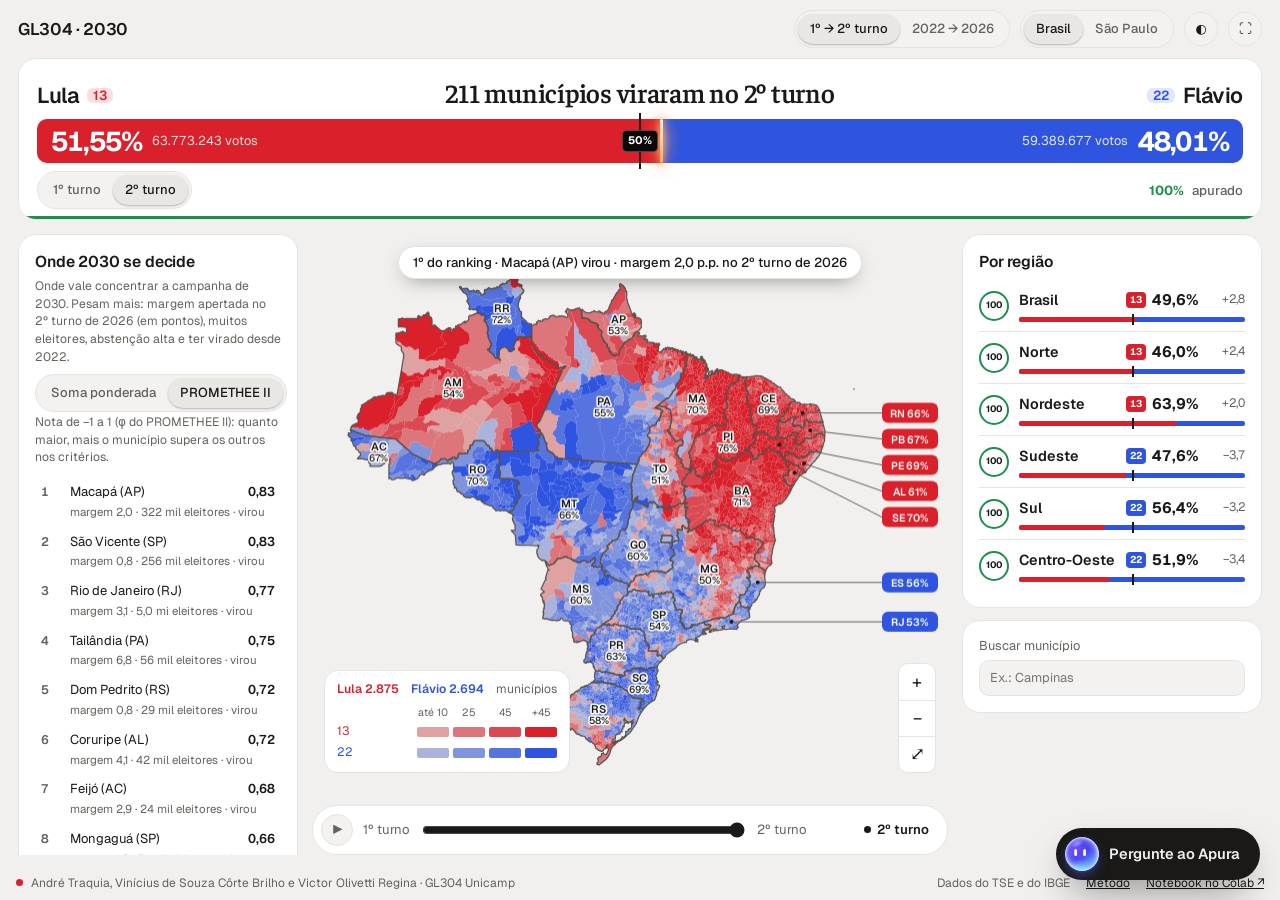
<file: vp1/site/index.html>
<!doctype html>
<html lang="pt-BR">
<head>
<meta charset="utf-8">
<meta name="viewport" content="width=device-width, initial-scale=1, viewport-fit=cover">
<title>Onde 2030 se decide</title>
<meta name="description" content="Municípios que viraram do 1º para o 2º turno presidencial de 2026 (ou desde 2022), e onde a eleição de 2030 tende a ser decidida.">
<link rel="preconnect" href="https://fonts.googleapis.com">
<link rel="preconnect" href="https://fonts.gstatic.com" crossorigin>
<link rel="stylesheet" href="https://fonts.googleapis.com/css2?family=Faustina:wght@500;600;700&family=Geist:wght@400;500;600&display=swap">
<link rel="stylesheet" href="app.css?v=6">
<link rel="stylesheet" href="hud.css?v=6">
<link rel="stylesheet" href="apura.css?v=6">
<script>try { var t = localStorage.getItem('tema'); if (t) document.documentElement.dataset.theme = t; } catch (e) {}</script>
</head>
<body data-aba="mapa">
<header class="nav">
  <span class="logo">GL304 · 2030</span>
  <div class="tabs cmp" role="group" aria-label="Comparação">
    <button type="button" data-cmp="turnos" aria-pressed="true">1º → 2º turno</button>
    <button type="button" data-cmp="anos" aria-pressed="false">2022 → 2026</button>
  </div>
  <div class="tabs" role="group" aria-label="Escopo">
    <button type="button" data-esc="br" aria-pressed="true">Brasil</button>
    <button type="button" data-esc="sp" aria-pressed="false">São Paulo</button>
  </div>
  <button type="button" class="icone" id="tema" aria-label="Alternar tema claro ou escuro">◐</button>
  <button type="button" class="icone" id="cheia" aria-label="Tela cheia">⛶</button>
</header>

<section class="placar" aria-label="Placar">
  <div class="cab">
    <div class="lado l13"><span class="nm" id="nm13">Lula</span> <span class="num">13</span></div>
    <p class="frase" id="frase"></p>
    <div class="lado l22"><span class="num">22</span> <span class="nm" id="nm22">Flávio</span></div>
  </div>
  <div class="barra" aria-hidden="true">
    <i id="b13"><strong id="v13"></strong><small id="vv13"></small></i><i id="b22"><small id="vv22"></small><strong id="v22"></strong></i>
    <span class="brasa" id="brasa" aria-hidden="true"><i></i><i></i><i></i><i></i></span>
    <span class="meio">50%</span>
  </div>
  <div class="sub">
    <div class="anos" role="group" aria-label="Ano">
      <button type="button" data-ano="0" aria-pressed="false">1º turno</button>
      <button type="button" data-ano="1" aria-pressed="true">2º turno</button>
    </div>
    <p class="outros" id="outros" aria-live="polite"></p>
    <p class="apurado"><b>100%</b> apurado</p>
  </div>
</section>

<main class="grade">
  <aside class="col esq" aria-label="Ranking e mudanças">
    <section class="painel">
      <h2>Onde 2030 se decide</h2>
      <p class="nota">Onde vale concentrar a campanha de 2030. Pesam mais: margem apertada no 2º turno de 2026 (em pontos), muitos eleitores, abstenção alta e ter virado desde 2022.</p>
      <div class="seg" role="group" aria-label="Metodologia">
        <button type="button" data-met="soma" aria-pressed="false">Soma ponderada</button>
        <button type="button" data-met="phi" aria-pressed="true">PROMETHEE II</button>
      </div>
      <p class="nota" id="rank-explica"></p>
      <ol class="rank" id="rank"></ol>
      <p class="nota" id="rank-nota"></p>
    </section>
    <section class="painel">
      <h2 id="h-mudou">O que mudou</h2>
      <p class="nota" id="mudou-nota"></p>
      <ul class="regioes" id="regioes"></ul>
      <ol class="ufbars" id="ufbars"></ol>
    </section>
  </aside>

  <section class="col centro" aria-label="Mapa">
    <div class="mapa-wrap" id="mapa-wrap">
      <canvas id="mapa" tabindex="0" role="img" aria-label="Mapa por município. Setas movem, + e − aproximam, 0 volta ao início. Para escolher um município pelo teclado, use a busca ou o ranking."></canvas>
      <button type="button" class="pilula" id="pilula" aria-live="polite"></button>
      <div class="zoom" role="group" aria-label="Zoom">
        <button type="button" id="zmais" aria-label="Aproximar">+</button>
        <button type="button" id="zmenos" aria-label="Afastar">−</button>
        <button type="button" id="zreset" aria-label="Voltar ao mapa inteiro">⤢</button>
      </div>
      <div class="legenda" id="legenda"></div>
    </div>
    <div class="tempo">
      <button type="button" id="play" aria-label="Animar a transição">▶</button>
      <span>1º turno</span>
      <input type="range" id="t" min="0" max="1000" value="1000" aria-label="Linha do tempo da comparação">
      <span>2º turno</span>
      <output id="t-rot" for="t">2026</output>
    </div>
  </section>

  <aside class="col dir" aria-label="Regiões, perguntas e município">
    <section class="painel">
      <h2>Por região</h2>
      <ol class="porreg" id="porreg"></ol>
    </section>
    <section class="painel">
      <label class="busca">Buscar município <input list="municipios" id="busca" autocomplete="off" placeholder="Ex.: Campinas"></label>
      <datalist id="municipios"></datalist>
    </section>
    <section class="painel card" id="card" aria-live="polite" hidden></section>
  </aside>
</main>

<footer class="rodape">
  <span><i class="ponto"></i>André Traquia, Vinícius de Souza Côrte Brilho e Victor Olivetti Regina · GL304 Unicamp</span>
  <span>Dados do TSE e do IBGE</span>
  <button type="button" class="link" id="abre-metodo">Método</button>
  <a class="link" href="https://colab.research.google.com/github/atraquia-beep/gl304-ranking-isdel/blob/main/vp1/notebook/GL304_VP1.ipynb" target="_blank" rel="noopener">Notebook no Colab ↗</a>
</footer>

<nav class="abas" aria-label="Seções">
  <button type="button" data-aba="mapa" aria-pressed="true">Mapa</button>
  <button type="button" data-aba="ranking" aria-pressed="false">Ranking</button>
  <button type="button" data-aba="perguntar" aria-pressed="false">Apura</button>
  <button type="button" data-aba="metodo" aria-pressed="false">Método</button>
</nav>

<dialog id="metodo" aria-labelledby="h-met">
  <h2 id="h-met">Fontes e método</h2>
  <ul>
    <li><strong>Votos:</strong> TSE, dados abertos da eleição presidencial por município (sem exterior): 1º e 2º turno de 2026 e 2º turno de 2022. Empate conta como sem vencedor e não como virada.</li>
    <li><strong>Malha:</strong> IBGE, malha municipal 2022; contornos estaduais pela união dos municípios.</li>
    <li><strong>Margem</strong> = (votos 13 − votos 22) ÷ votos válidos. No 1º turno a conta é só entre 13 e 22: os outros candidatos ficam de fora (nenhum deles liderou em município algum).</li>
    <li><strong>Virou</strong> = o líder entre 13 e 22 no 1º turno não venceu o 2º turno (comparação padrão) ou o vencedor do 2º turno mudou de 2022 para 2026 (comparação "2022 → 2026").</li>
    <li><strong>Faixas do mapa:</strong> margem até 10, 25, 45 e acima de 45 pontos.</li>
    <li><strong>Linha do tempo:</strong> entre os dois momentos o mapa interpola a margem de cada município; os pontos intermediários são transição visual, não resultado de eleição.</li>
    <li><strong>Ranking:</strong> soma ponderada e PROMETHEE II, calculados no notebook do projeto. Não muda com a comparação escolhida: o critério "virou" do ranking é de 2022 para 2026. Critérios e pesos:</li>
  </ul>
  <div id="criterios"></div>
  <p class="nota">ISDEL: índice da Atividade 3 (Educação, Densidade Empresarial, Tecido Empresarial e Gestão Pública), só para SP.</p>
  <p class="nota">André Traquia, Vinícius de Souza Côrte Brilho e Victor Olivetti Regina · GL304 Métodos Quantitativos Aplicados · Unicamp. <a href="https://colab.research.google.com/github/atraquia-beep/gl304-ranking-isdel/blob/main/vp1/notebook/GL304_VP1.ipynb" target="_blank" rel="noopener">Notebook no Colab ↗</a></p>
  <form method="dialog"><button type="submit">Fechar</button></form>
</dialog>

<script type="module" src="app.js?v=6"></script>
</body>
</html>
</file>
<file: vp1/site/app.css>
:root {
  --bg: #F1F0EE; --painel: #FFFFFF; --borda: rgba(20,18,16,.10); --fg: #1A1918; --mut: #66615B;
  --c13: #C9303A; --c22: #3655DD; --neutro: #E2DFDA; --apurado: #1E8E4E; --foco: #B5590E; --contorno: #57524C;
  --serif: 'Faustina', Georgia, serif; --sans: 'Geist', system-ui, sans-serif;
  color-scheme: light;
}
@media (prefers-color-scheme: dark) {
  :root:not([data-theme="light"]) {
    --bg: #0F0E0D; --painel: #151412; --borda: rgba(255,255,255,.08); --fg: #EDEBE8; --mut: #9A948C;
    --c13: #E5484D; --c22: #5B7BFF; --neutro: #26241F; --apurado: #3DD68C; --foco: #F2A35E; --contorno: #0F0E0D;
    color-scheme: dark;
  }
}
:root[data-theme="dark"] {
  --bg: #0F0E0D; --painel: #151412; --borda: rgba(255,255,255,.08); --fg: #EDEBE8; --mut: #9A948C;
  --c13: #E5484D; --c22: #5B7BFF; --neutro: #26241F; --apurado: #3DD68C; --foco: #F2A35E; --contorno: #0F0E0D;
  color-scheme: dark;
}

* { box-sizing: border-box; }
html, body { height: 100%; }
body {
  margin: 0; background: var(--bg); color: var(--fg); font: 14px/1.45 var(--sans);
  display: grid; grid-template-rows: auto auto minmax(0, 1fr) auto; height: 100dvh; overflow: hidden;
}
button, input { font: inherit; color: inherit; }
button { cursor: pointer; }
:focus-visible { outline: 2px solid var(--foco); outline-offset: 2px; }
h2 { font-family: var(--serif); font-weight: 600; font-size: 1.15rem; margin: 0 0 8px; }
.nota { color: var(--mut); font-size: .8rem; margin: 6px 0 0; }
.t13 { color: var(--c13); } .t22 { color: var(--c22); }

/* Barra de navegação */
.nav { display: flex; align-items: center; gap: 10px; padding: 8px 16px; border-bottom: 1px solid var(--borda); }
.logo { font-family: var(--serif); font-weight: 700; font-size: 1.05rem; margin-right: auto; white-space: nowrap; }
.tabs, .seg, .anos { display: inline-flex; background: var(--neutro); border-radius: 999px; padding: 3px; }
.tabs button, .seg button, .anos button { border: 0; background: none; border-radius: 999px; padding: 4px 12px; min-height: 30px; color: var(--mut); white-space: nowrap; }
.tabs button[aria-pressed="true"], .seg button[aria-pressed="true"], .anos button[aria-pressed="true"] { background: var(--painel); color: var(--fg); box-shadow: 0 1px 3px rgba(0,0,0,.15); }
.icone { width: 34px; height: 34px; border-radius: 999px; border: 1px solid var(--borda); background: var(--painel); }

/* Placar */
.placar { display: grid; grid-template-columns: 1fr auto 1fr; align-items: center; gap: 4px 16px; padding: 10px 16px 0; }
.lado { display: flex; align-items: baseline; gap: 8px; font-weight: 600; }
.lado .nm { font-size: 1.05rem; }
.lado .num { font-family: var(--serif); font-size: 1.6rem; line-height: 1; }
.l13 { color: var(--c13); } .l22 { color: var(--c22); justify-content: flex-end; }
.frase { margin: 0; font-family: var(--serif); font-weight: 600; font-size: clamp(1.15rem, 2.4vw, 1.7rem); text-align: center; }
.barra { grid-column: 1 / -1; position: relative; display: flex; height: 14px; border-radius: 7px; overflow: hidden; background: var(--neutro); }
.barra > i { display: block; height: 100%; transition: width .5s ease; }
#b13 { background: var(--c13); } #b22 { background: var(--c22); margin-left: auto; }
.barra .meio { position: absolute; left: 50%; top: -2px; bottom: -2px; width: 2px; background: var(--fg); transform: translateX(-1px); }
.anos { justify-self: center; }
.val { margin: 0; color: var(--mut); font-variant-numeric: tabular-nums; font-size: .85rem; }
.v22 { text-align: right; }
.apurado { grid-column: 1 / -1; margin: 6px 0 0; display: flex; align-items: center; gap: 8px; color: var(--apurado); font-size: .72rem; font-weight: 500; letter-spacing: .04em; text-transform: uppercase; }
.apurado span { flex: 1; height: 2px; background: var(--apurado); border-radius: 1px; order: 2; }

/* Grade de 3 colunas */
.grade { display: grid; grid-template-columns: 270px minmax(0, 1fr) 340px; gap: 12px; padding: 12px 16px; min-height: 0; }
.col { min-height: 0; overflow: auto; display: flex; flex-direction: column; gap: 12px; }
.col.centro { overflow: hidden; }
.painel { background: var(--painel); border: 1px solid var(--borda); border-radius: 14px; padding: 14px; }

/* Ranking */
.rank { list-style: none; margin: 10px 0 0; padding: 0; }
.rank button { width: 100%; display: grid; grid-template-columns: 1.6em 1fr auto; gap: 2px 6px; align-items: baseline; text-align: left; background: none; border: 0; border-radius: 8px; padding: 6px 4px; }
.rank button:hover, .rank button[aria-current="true"] { background: var(--neutro); }
.rank .p { color: var(--mut); font-variant-numeric: tabular-nums; }
.rank .v { color: var(--mut); font-size: .78rem; font-variant-numeric: tabular-nums; }
.rank .pq { grid-column: 2 / -1; color: var(--mut); font-size: .72rem; }
.outros { margin: 0; color: var(--mut); font-size: .76rem; flex: 1; text-align: center; }

/* O que mudou */
.regioes { list-style: none; display: grid; grid-template-columns: repeat(3, 1fr); gap: 6px; margin: 10px 0; padding: 0; }
.regioes li { background: var(--neutro); border-radius: 8px; padding: 6px 8px; }
.regioes b { display: block; font-size: .72rem; color: var(--mut); font-weight: 500; }
.regioes span { font-family: var(--serif); font-weight: 600; font-size: 1.05rem; font-variant-numeric: tabular-nums; }
.ufbars { list-style: none; margin: 0; padding: 0; display: grid; gap: 3px; }
.ufbars li { display: grid; grid-template-columns: 2.4em 1fr 3.6em; align-items: center; gap: 6px; font-size: .78rem; }
.ufbars .trilho { position: relative; height: 10px; }
.ufbars .trilho::before { content: ""; position: absolute; left: 50%; top: -2px; bottom: -2px; width: 1px; background: var(--borda); }
.ufbars .trilho i { position: absolute; top: 0; height: 100%; border-radius: 2px; }
.ufbars .n { text-align: right; color: var(--mut); font-variant-numeric: tabular-nums; }

/* Mapa */
.mapa-wrap { position: relative; flex: 1; min-height: 0; background: var(--painel); border: 1px solid var(--borda); border-radius: 14px; overflow: hidden; }
#mapa { position: absolute; inset: 0; width: 100%; height: 100%; touch-action: none; cursor: grab; }
#mapa:active { cursor: grabbing; }
.pilula { position: absolute; top: 12px; left: 50%; transform: translateX(-50%); max-width: calc(100% - 24px); background: var(--bg); border: 1px solid var(--borda); border-radius: 999px; padding: 6px 14px; font-size: .82rem; white-space: nowrap; overflow: hidden; text-overflow: ellipsis; box-shadow: 0 4px 14px rgba(0,0,0,.18); }
.pilula:empty { display: none; }
.zoom { position: absolute; right: 12px; bottom: 12px; display: flex; flex-direction: column; gap: 4px; }
.zoom button { width: 34px; height: 34px; border-radius: 10px; border: 1px solid var(--borda); background: var(--bg); font-size: 1.1rem; }
.legenda { position: absolute; left: 12px; bottom: 12px; background: var(--bg); border: 1px solid var(--borda); border-radius: 12px; padding: 10px 12px; font-size: .76rem; max-width: calc(100% - 80px); }
.legenda .cont { display: flex; gap: 12px; font-weight: 600; margin-bottom: 6px; }
.legenda .faixas { display: grid; grid-template-columns: auto repeat(4, 32px); gap: 3px 4px; align-items: center; }
.legenda .faixas i { display: block; height: 10px; border-radius: 2px; }
.legenda .faixas small { color: var(--mut); text-align: center; font-size: .66rem; }
.tempo { display: flex; align-items: center; gap: 10px; padding: 8px 4px 0; color: var(--mut); font-size: .82rem; }
.tempo input { flex: 1; accent-color: var(--fg); }
.tempo output { min-width: 8.5em; text-align: right; color: var(--fg); font-variant-numeric: tabular-nums; }
#play { width: 32px; height: 32px; border-radius: 999px; border: 1px solid var(--borda); background: var(--painel); }

/* Perguntas e card */
.linha { display: flex; gap: 6px; }
.linha input, .busca input { flex: 1; min-width: 0; background: var(--bg); border: 1px solid var(--borda); border-radius: 10px; padding: 8px 10px; }
.linha button { border: 0; border-radius: 10px; padding: 8px 12px; background: var(--fg); color: var(--bg); font-weight: 500; }
.sugestoes { display: flex; flex-wrap: wrap; gap: 5px; margin-top: 8px; }
.sugestoes button { border: 1px solid var(--borda); background: none; border-radius: 999px; padding: 4px 10px; font-size: .78rem; color: var(--mut); min-height: 30px; }
.sugestoes button:hover { color: var(--fg); }
.resposta { margin-top: 10px; border-top: 1px solid var(--borda); padding-top: 10px; }
.resposta .tit { margin: 0; color: var(--mut); font-size: .8rem; }
.resposta .num { margin: 2px 0 6px; font-family: var(--serif); font-size: 1.8rem; font-weight: 600; line-height: 1; }
.resposta .num small { font-family: var(--sans); font-size: .8rem; color: var(--mut); font-weight: 400; }
.resposta ol { margin: 0; padding: 0; list-style: none; }
.resposta li button { width: 100%; text-align: left; background: none; border: 0; border-bottom: 1px solid var(--borda); padding: 6px 2px; display: flex; justify-content: space-between; gap: 8px; }
.resposta li small { color: var(--mut); white-space: nowrap; }
.resposta .limpar { margin-top: 6px; background: none; border: 0; text-decoration: underline; color: var(--mut); padding: 4px 0; }
.busca { display: flex; flex-direction: column; gap: 4px; margin-top: 12px; color: var(--mut); font-size: .8rem; }
.card h3 { font-family: var(--serif); font-size: 1.25rem; margin: 0 0 8px; }
.card table { width: 100%; border-collapse: collapse; font-variant-numeric: tabular-nums; font-size: .85rem; }
.card th, .card td { text-align: right; padding: 4px; border-bottom: 1px solid var(--borda); }
.card th:first-child, .card td:first-child { text-align: left; }
.card .selo { display: inline-block; margin-top: 8px; font-size: .75rem; font-weight: 600; padding: 2px 10px; border-radius: 999px; background: var(--neutro); }
.card .selo.sim { background: var(--fg); color: var(--bg); }
.card .fechar { float: right; background: none; border: 0; font-size: 1.1rem; color: var(--mut); }

/* Rodapé, abas, diálogo */
.rodape { display: flex; flex-wrap: wrap; gap: 4px 16px; align-items: center; padding: 6px 16px 8px; color: var(--mut); font-size: .75rem; border-top: 1px solid var(--borda); }
.rodape span:first-child { margin-right: auto; }
.link { background: none; border: 0; padding: 0; color: var(--fg); text-decoration: underline; font-size: inherit; }
.abas { display: none; }
dialog { max-width: 620px; width: calc(100% - 32px); background: var(--painel); color: var(--fg); border: 1px solid var(--borda); border-radius: 14px; padding: 20px; }
dialog::backdrop { background: rgba(0,0,0,.55); }
dialog ul { padding-left: 1.2em; } dialog li { margin-bottom: 6px; }
dialog h3 { font-family: var(--serif); margin: 12px 0 4px; font-size: 1rem; }
dialog form button { margin-top: 12px; border: 0; border-radius: 10px; padding: 8px 16px; background: var(--fg); color: var(--bg); }

/* Celular e tablet: uma coluna por aba, barra de abas fixa embaixo */
@media (max-width: 1023px) {
  body { grid-template-rows: auto auto minmax(0, 1fr) auto; }
  .nav { padding: 6px 12px; flex-wrap: wrap; row-gap: 6px; }
  .nav .cmp { order: 5; width: 100%; } .nav .cmp button { flex: 1; }
  .tempo > span { display: none; } .tempo output { white-space: nowrap; font-size: .78rem; }
  .placar { padding: 8px 12px 0; gap: 2px 8px; }
  .lado .nm { font-size: .9rem; } .lado .num { font-size: 1.2rem; }
  .placar { grid-template-columns: 1fr auto 1fr; }
  .frase { font-size: 1.05rem; grid-column: 1 / -1; order: -1; }
  .l13 { order: 1; } .anos { order: 2; } .l22 { order: 3; } .barra { order: 4; } .v13 { order: 5; } .v22 { order: 6; grid-column: 3; } .apurado { order: 7; }
  .legenda { font-size: .68rem; } .legenda .faixas { grid-template-columns: auto repeat(4, 22px); } .legenda .faixas small { font-size: .6rem; }
  .barra { height: 10px; }
  .val { font-size: .74rem; }
  .anos button { padding: 2px 10px; min-height: 28px; font-size: .8rem; }
  .grade { grid-template-columns: minmax(0, 1fr); padding: 8px 12px; }
  .col { display: none; }
  body[data-aba="mapa"] .centro, body[data-aba="ranking"] .esq, body[data-aba="perguntar"] .dir, body[data-aba="metodo"] .centro { display: flex; }
  .rodape { display: none; }
  .abas { display: grid; grid-template-columns: repeat(4, 1fr); border-top: 1px solid var(--borda); background: var(--painel); padding-bottom: env(safe-area-inset-bottom); }
  .abas button { border: 0; background: none; padding: 12px 4px; color: var(--mut); font-weight: 500; min-height: 48px; }
  .abas button[aria-pressed="true"] { color: var(--fg); box-shadow: inset 0 2px 0 var(--fg); }
  .mapa-wrap .card { position: absolute; left: 8px; right: 8px; bottom: 8px; max-height: 60%; overflow: auto; box-shadow: 0 8px 24px rgba(0,0,0,.3); z-index: 2; }
  .legenda { padding: 6px 8px; }
  .tempo output { min-width: 0; }
}
@media (max-width: 420px) {
  .logo { font-size: .95rem; }
  .tabs button { padding: 4px 9px; }
}
@media (prefers-reduced-motion: reduce) { .barra > i { transition: none; } }
</file>
<file: vp1/site/hud.css>
/* HUD no padrão de painel de apuração (componentes no estilo do Dashboard v14 do André).
   Sobrepõe o app.css: superfícies, placar, painéis laterais, mapa solto e linha do tempo. */
:root {
  --ease: cubic-bezier(.22, 1, .36, 1); --spring: cubic-bezier(.34, 1.56, .64, 1);
  --card: #FFFFFF; --soft: #F3F2F0; --soft-2: #E9E7E4; --linha: #E6E4E0;
  --r-lg: 18px; --r-md: 14px; --r-sm: 10px;
}
@media (prefers-color-scheme: dark) {
  :root:not([data-theme="light"]) { --card: #141312; --soft: #1C1B19; --soft-2: #252421; --linha: #24221F; }
}
:root[data-theme="dark"] { --card: #141312; --soft: #1C1B19; --soft-2: #252421; --linha: #24221F; }

body { font-size: 13px; grid-template-columns: minmax(0, 1fr); }
.placar, .cab > *, .nav { min-width: 0; }
.barra strong, .barra small { font-style: normal; }
h2 { font-family: var(--sans); font-weight: 600; font-size: .98rem; letter-spacing: -.01em; margin: 0 0 4px; }
.nota { font-size: .76rem; }
.col { scrollbar-width: none; } .col::-webkit-scrollbar { display: none; }
.nav { border-bottom: 0; padding: 10px 18px; }
.logo { font-family: var(--sans); font-weight: 600; letter-spacing: -.02em; font-size: 1.05rem; }

/* Seletores: pílula sólida, polegar deslizante */
.tabs, .seg, .anos { position: relative; isolation: isolate; background: var(--soft); border: 1px solid var(--linha); }
.tabs button, .seg button, .anos button { position: relative; z-index: 1; font-weight: 500; transition: color .25s var(--ease); }
.tabs button[aria-pressed="true"], .seg button[aria-pressed="true"], .anos button[aria-pressed="true"] { background: none; box-shadow: none; color: var(--fg); }
.thumb { position: absolute; left: 0; top: 0; z-index: 0; border-radius: 999px; background: var(--soft-2); box-shadow: inset 0 1px 0 rgba(255,255,255,.06), 0 1px 2px rgba(0,0,0,.25); pointer-events: none; transition: transform .5s var(--spring), width .4s var(--spring), opacity .2s; }
.thumb.squish { animation: none; }
.icone { background: var(--soft); border: 1px solid var(--linha); }
button { transition: transform .2s var(--spring), background-color .2s, color .2s; }
button:active:not(:disabled) { transform: scale(.96); }

/* Placar: cartão com nomes, manchete e barra larga com os números dentro */
.placar { display: block; margin: 0 18px; padding: 14px 18px 0; background: var(--card); border: 1px solid var(--linha); border-radius: var(--r-lg); position: relative; overflow: hidden; }
.placar .cab { display: grid; grid-template-columns: 1fr auto 1fr; align-items: end; gap: 12px; margin-bottom: 8px; }
.lado { color: var(--fg); font-weight: 600; align-items: center; }
.lado .nm { font-size: 1.35rem; letter-spacing: -.02em; }
.lado .num { font-family: var(--sans); font-size: .82rem; font-weight: 600; padding: 1px 6px; border-radius: 6px; }
.l13 .num { color: var(--c13); background: color-mix(in srgb, var(--c13) 14%, transparent); }
.l22 .num { color: var(--c22); background: color-mix(in srgb, var(--c22) 14%, transparent); }
.frase { font-size: clamp(1.2rem, 2.1vw, 1.65rem); font-weight: 600; letter-spacing: -.01em; }
.barra { height: 44px; border-radius: 10px; overflow: visible; background: var(--soft); }
.barra > i { display: flex; align-items: center; gap: 10px; padding: 0 14px; color: #fff; overflow: hidden; white-space: nowrap; transition: width .9s var(--spring); }
#b13 { border-radius: 10px 0 0 10px; background: linear-gradient(90deg, var(--c13), color-mix(in srgb, var(--c13) 88%, #fff)); }
#b22 { border-radius: 0 10px 10px 0; justify-content: flex-end; background: linear-gradient(270deg, var(--c22), color-mix(in srgb, var(--c22) 88%, #fff)); }
.barra strong { font-size: 1.7rem; font-weight: 700; letter-spacing: -.03em; font-variant-numeric: tabular-nums; }
.barra small { font-size: .8rem; opacity: .85; font-variant-numeric: tabular-nums; }
.barra .meio { top: -6px; bottom: -6px; width: 2px; background: var(--fg); }
.barra .meio::after { content: "50%"; position: absolute; top: 50%; left: 50%; transform: translate(-50%, -50%); background: #0B0A09; color: #fff; font-size: .68rem; font-weight: 700; padding: 2px 5px; border-radius: 5px; border: 1px solid rgba(255,255,255,.25); }
.barra .meio { font-size: 0; }
.placar .sub { display: flex; align-items: center; justify-content: space-between; gap: 12px; padding: 8px 0 10px; }
.apurado { margin: 0; color: var(--mut); text-transform: none; letter-spacing: 0; font-size: .82rem; }
.apurado b { color: var(--apurado); font-weight: 700; }
.apurado span { display: none; }
.placar::after { content: ""; position: absolute; left: 0; right: 0; bottom: 0; height: 3px; background: var(--apurado); }
.val { display: none; }

/* Grade e cartões */
.grade { grid-template-columns: 300px minmax(0, 1fr) 360px; gap: 14px; padding: 14px 18px; }
.painel { background: var(--card); border: 1px solid var(--linha); border-radius: var(--r-lg); padding: 16px; box-shadow: none; }
.painel .nota { margin-top: 2px; }

/* Ranking */
.seg { margin-top: 8px; }
.rank button { grid-template-columns: 1.8em 1fr auto; padding: 6px 6px; border-radius: var(--r-sm); }
.rank .p { font-weight: 600; font-size: .78rem; }
.rank .v { font-weight: 600; color: var(--fg); font-size: .8rem; }
.rank button:hover, .rank button[aria-current="true"] { background: var(--soft); }

/* O que mudou: linha de números por região, depois barras por UF */
.regioes { display: flex; flex-wrap: wrap; gap: 4px 16px; margin: 10px 0 12px; }
.regioes li { background: none; padding: 0; border-radius: 0; }
.regioes b { font-size: .7rem; text-transform: uppercase; letter-spacing: .04em; }
.regioes span { font-family: var(--sans); font-weight: 600; font-size: .95rem; }
.ufbars { gap: 5px; }
.ufbars li { grid-template-columns: 2.6em 1fr 3.4em; }
.ufbars li > span:first-child { font-weight: 700; font-size: .7rem; text-align: center; background: var(--soft); border-radius: 5px; padding: 1px 0; }
.ufbars .trilho { height: 8px; }
.ufbars .trilho i { border-radius: 4px; }
.ufbars .n { font-weight: 600; color: var(--fg); }

/* Por região */
.porreg { list-style: none; margin: 6px 0 0; padding: 0; }
.porreg li { display: grid; grid-template-columns: 30px 1fr auto auto; grid-template-rows: auto 6px; column-gap: 10px; row-gap: 5px; align-items: center; padding: 9px 0; border-bottom: 1px solid var(--linha); }
.porreg li:last-child { border-bottom: 0; }
.anel { grid-row: 1 / 3; width: 30px; height: 30px; border-radius: 50%; border: 2.5px solid var(--apurado); display: grid; place-items: center; }
.anel i { font-style: normal; font-size: .58rem; font-weight: 700; }
.rn { font-weight: 600; font-size: .9rem; }
.rv { font-weight: 700; font-size: .95rem; font-variant-numeric: tabular-nums; display: flex; align-items: center; gap: 6px; color: var(--fg); }
.rv .tag { font-size: .62rem; color: #fff; padding: 1px 4px; border-radius: 4px; }
.rv.t13 .tag { background: var(--c13); } .rv.t22 .tag { background: var(--c22); }
.rd { color: var(--mut); font-size: .76rem; font-variant-numeric: tabular-nums; min-width: 3em; text-align: right; }
.rb { grid-column: 2 / -1; position: relative; height: 5px; border-radius: 3px; background: var(--c22); overflow: visible; }
.rb i { position: absolute; left: 0; top: 0; bottom: 0; background: var(--c13); border-radius: 3px 0 0 3px; animation: fillIn .9s var(--ease) both; }
.rb em { position: absolute; left: 50%; top: -3px; bottom: -3px; width: 2px; background: var(--fg); }

/* Mapa solto na página, controles discretos */
.mapa-wrap { background: none; border: 0; border-radius: 0; }
.pilula { background: var(--card); border: 1px solid var(--linha); box-shadow: 0 6px 20px -8px rgba(0,0,0,.5); font-weight: 500; }
.legenda { background: var(--card); border: 1px solid var(--linha); border-radius: var(--r-md); }
.zoom { gap: 0; background: var(--card); border: 1px solid var(--linha); border-radius: var(--r-sm); overflow: hidden; }
.zoom button { border: 0; border-radius: 0; background: none; width: 36px; height: 36px; }
.zoom button + button { border-top: 1px solid var(--linha); }

/* Linha do tempo em cápsula */
.tempo { margin-top: 8px; background: var(--card); border: 1px solid var(--linha); border-radius: 999px; padding: 8px 18px 8px 8px; }
.tempo input { accent-color: var(--fg); }
.tempo output { font-weight: 600; display: flex; align-items: center; gap: 6px; justify-content: flex-end; }
.tempo output::before { content: ""; width: 7px; height: 7px; border-radius: 50%; background: var(--fg); }
#play { background: var(--soft); border: 1px solid var(--linha); }

/* Perguntas e card */
.linha input, .busca input { background: var(--soft); border-color: var(--linha); }
.sugestoes button { background: var(--soft); border-color: var(--linha); }
.card { background: var(--card); }

/* Rodapé */
.rodape { border-top: 0; }
.ponto { display: inline-block; width: 7px; height: 7px; border-radius: 50%; background: var(--c13); margin-right: 8px; vertical-align: 1px; animation: pulso 2s infinite; }
@keyframes pulso { 0% { box-shadow: 0 0 0 0 color-mix(in srgb, var(--c13) 60%, transparent); } 70% { box-shadow: 0 0 0 6px transparent; } 100% { box-shadow: 0 0 0 0 transparent; } }

/* Entrada (Dashboard v14): cartões sobem em cascata, listas surgem com desfoque */
@keyframes cardIn { from { opacity: 0; transform: translateY(22px) scale(.975); } }
@keyframes rise { from { opacity: 0; transform: translateY(12px); filter: blur(6px); } }
@keyframes fillIn { from { width: 0; } }
@keyframes popIn { from { opacity: 0; transform: translateY(8px) scale(.97); } }
.placar { animation: rise .7s var(--ease) both; }
.col > *, .tempo { animation: cardIn .75s var(--ease) both; }
.mapa-wrap { animation: popIn .9s var(--ease) both .1s; }
.esq > :nth-child(2) { animation-delay: .12s; } .dir > :nth-child(1) { animation-delay: .08s; } .dir > :nth-child(2) { animation-delay: .18s; } .tempo { animation-delay: .25s; }
.rank.entra li { animation: rise .55s var(--ease) both; animation-delay: var(--i, 0ms); }
.rank.entra li:nth-child(2) { --i: 40ms; } .rank.entra li:nth-child(3) { --i: 80ms; } .rank.entra li:nth-child(4) { --i: 120ms; } .rank.entra li:nth-child(5) { --i: 160ms; }
.rank.entra li:nth-child(6) { --i: 200ms; } .rank.entra li:nth-child(7) { --i: 240ms; } .rank.entra li:nth-child(8) { --i: 280ms; } .rank.entra li:nth-child(9) { --i: 320ms; } .rank.entra li:nth-child(10) { --i: 360ms; }
.rank.entra .b i { animation: fillIn .9s var(--ease) both; animation-delay: calc(var(--i, 0ms) + 120ms); }
.ufbars .trilho i { animation: fillIn .8s var(--ease) both; }
.resposta:not([hidden]), .card:not([hidden]) { animation: popIn .4s var(--ease) both; }

@media (max-width: 1023px) {
  .placar { margin: 0 10px; padding: 10px 12px 0; }
  .placar .cab { grid-template-columns: 1fr 1fr; }
  .frase { grid-column: 1 / -1; order: -1; font-size: 1.05rem; text-align: center; }
  .lado .nm { font-size: 1.05rem; }
  .barra { height: 36px; } .barra strong { font-size: 1.2rem; } .barra small { display: none; }
  .grade { padding: 8px 10px; }
  .mapa-wrap { background: none; }
  .abas { background: var(--card); border-top: 1px solid var(--linha); }
}
@media (prefers-reduced-motion: reduce) { *, *::before, *::after { animation: none !important; transition: none !important; } }
@media (max-width: 1023px) { .tempo > span:nth-of-type(2) { display: none; } .tempo output { min-width: 3.5em; } }

/* Cores mais vivas, no tom dos painéis de apuração */
:root { --c13: #D9202B; --c22: #2F55E0; }
@media (prefers-color-scheme: dark) { :root:not([data-theme="light"]) { --c13: #EE2D35; --c22: #4466F2; } }
:root[data-theme="dark"] { --c13: #EE2D35; --c22: #4466F2; }
#b13 { background: var(--c13); } #b22 { background: var(--c22); }

/* Brasa na divisa da barra: filete quente, halo pulsando e faíscas subindo */
.barra { position: relative; }
.brasa { position: absolute; top: 0; bottom: 0; width: 0; z-index: 2; pointer-events: none; transition: left .9s var(--spring); }
.brasa::before { content: ""; position: absolute; top: 0; bottom: 0; left: -1.5px; width: 3px; border-radius: 2px;
  background: linear-gradient(#FFF7E8, #FFD79C 45%, #FFAE55); box-shadow: 0 0 6px 1px rgba(255,190,110,.75), 0 0 16px 4px rgba(255,140,60,.35); }
.brasa::after { content: ""; position: absolute; top: -6px; bottom: -6px; left: -18px; width: 36px;
  background: radial-gradient(closest-side, rgba(255,200,130,.32), rgba(255,140,60,.1) 60%, transparent); }
.brasa i { position: absolute; bottom: 6px; left: -1px; width: 2px; height: 2px; border-radius: 50%; background: #FFE8C2; box-shadow: 0 0 4px 1px rgba(255,170,90,.85); opacity: 0; }
@media (prefers-reduced-motion: no-preference) {
  .brasa::before { animation: brasa-filete 1.7s ease-in-out infinite; }
  .brasa::after { animation: brasa-halo 2.6s ease-in-out infinite; }
  .brasa i { animation: brasa-faisca 2.1s cubic-bezier(.2,.6,.4,1) infinite; }
  .brasa i:nth-child(2) { --dx: -6px; animation-delay: .45s; }
  .brasa i:nth-child(3) { --dx: 5px; animation-delay: .95s; }
  .brasa i:nth-child(4) { --dx: -3px; animation-delay: 1.45s; }
}
@keyframes brasa-filete { 0%, 100% { opacity: .78; } 38% { opacity: 1; } }
@keyframes brasa-halo { 0%, 100% { opacity: .7; transform: scaleY(.94); } 50% { opacity: 1; transform: scaleY(1.06); } }
@keyframes brasa-faisca { 0% { opacity: 0; transform: translate(0, 0) scale(1); } 12% { opacity: 1; } 100% { opacity: 0; transform: translate(var(--dx, 3px), -30px) scale(.4); } }
.barra .meio { z-index: 3; }
.grade { grid-template-columns: 280px minmax(0, 1fr) 300px; }
.busca { margin-top: 0; }
</file>
<file: vp1/site/apura.css>
/* Apura: assistente do site. Orbe com olhos baseado no Sage do AI Admin Dashboard do André. */
.orb {
  --gx: -0.5;
  --gy: -0.1;
  --fx: 0.9;
  --orb-glow: 88, 96, 246;
  position: relative;
  display: inline-block;
  flex-shrink: 0;
  animation: orbFloat 4.2s ease-in-out var(--float-delay, 0s) infinite;
}
@keyframes orbFloat {
  50% {
    translate: 0 calc(var(--s) * -0.05);
  }
}
.orb i {
  position: absolute;
  font-style: normal;
}
.orb-ball {
  position: absolute;
  inset: 0;
  border-radius: 50%;
  overflow: hidden;
  isolation: isolate;
  background:
    radial-gradient(75% 50% at 50% 100%, rgba(132, 228, 252, 0.95), rgba(132, 228, 252, 0) 72%),
    radial-gradient(60% 60% at 47% 44%, #4334e6 0%, #4a43ee 42%, #646cf2 64%, #a2a8f8 82%, #e0defd 100%);
  box-shadow:
    0 calc(var(--s) * 0.16) calc(var(--s) * 0.36) calc(var(--s) * -0.1) rgba(var(--orb-glow), 0.62),
    0 calc(var(--s) * 0.03) calc(var(--s) * 0.08) rgba(var(--orb-glow), 0.2);
  transition:
    translate 0.6s var(--ease),
    rotate 0.6s var(--spring),
    scale 0.5s var(--spring),
    filter 0.6s ease;
}
/* slow drifting light inside the glass */
.orb-swirl {
  inset: -25%;
  border-radius: 50%;
  background:
    radial-gradient(28% 24% at 36% 40%, rgba(122, 84, 255, 0.9), rgba(122, 84, 255, 0)),
    radial-gradient(26% 22% at 66% 64%, rgba(90, 178, 255, 0.6), rgba(90, 178, 255, 0));
  filter: blur(calc(var(--s) * 0.07));
  animation: spin 9s linear infinite;
}
/* frosted rim */
.orb-rim {
  inset: 0;
  border-radius: 50%;
  box-shadow:
    inset 0 0 calc(var(--s) * 0.07) calc(var(--s) * 0.015) rgba(255, 255, 255, 0.6),
    inset 0 calc(var(--s) * 0.06) calc(var(--s) * 0.1) rgba(255, 255, 255, 0.35),
    inset 0 calc(var(--s) * -0.05) calc(var(--s) * 0.12) rgba(150, 236, 255, 0.45);
}
.orb-shine {
  left: 17%;
  top: 9%;
  width: 38%;
  height: 22%;
  border-radius: 50%;
  background: radial-gradient(closest-side, rgba(255, 255, 255, 0.7), rgba(255, 255, 255, 0));
  rotate: -28deg;
  opacity: 0.6;
}

/* ---------------- eyes (SVG, 100×100 user units) ---------------- */
.orb-face {
  position: absolute;
  inset: 0;
  width: 100%;
  height: 100%;
  overflow: visible;
}
.orb-eyes {
  translate: calc(var(--gx) * 11px) calc(var(--gy) * 8px);
  filter: drop-shadow(0 0 1.6px rgba(255, 255, 255, 0.55));
  transition: translate 0.34s var(--ease);
}
.orb-eye {
  transition:
    translate 0.45s var(--spring),
    scale 0.45s var(--spring),
    rotate 0.45s var(--spring);
}
.orb-lid {
  scale: var(--fx) 1;
  transition: scale 0.09s ease-out;
}
.orb.blink .orb-lid {
  scale: var(--fx) 0.08;
}
.orb-pill {
  fill: #fff;
  transition:
    scale 0.35s var(--spring),
    opacity 0.2s ease;
}
.orb-arc {
  fill: none;
  stroke: #fff;
  stroke-width: 4.4;
  stroke-linecap: round;
  opacity: 0;
  scale: 0.6 0.2;
  transition:
    scale 0.4s var(--spring),
    opacity 0.2s ease;
}

/* ---------------- moods ---------------- */
/* happy, excited, wink: pills fold into smiling arcs */
.orb:is([data-mood='happy'], [data-mood='excited']) .orb-pill,
.orb[data-mood='wink'] .orb-eye.l .orb-pill,
.sage-fab:hover .orb .orb-pill {
  opacity: 0;
  scale: 1 0.1;
}
.orb:is([data-mood='happy'], [data-mood='excited']) .orb-arc,
.orb[data-mood='wink'] .orb-eye.l .orb-arc,
.sage-fab:hover .orb .orb-arc {
  opacity: 1;
  scale: 1;
}
.orb[data-mood='happy'] .orb-ball {
  animation: orbHop 0.75s var(--spring);
}
.orb[data-mood='excited'] .orb-ball {
  animation: orbHop 0.6s var(--spring) 2;
}
.orb[data-mood='excited'] .orb-eye {
  scale: 1.2;
}
.orb[data-mood='wink'] .orb-ball {
  rotate: 8deg;
}
@keyframes orbHop {
  30% {
    translate: 0 calc(var(--s) * -0.14);
    scale: 0.96 1.05;
  }
  60% {
    translate: 0 0;
    scale: 1.06 0.94;
  }
}

/* concerned: lids drop, the ball sinks and loses some colour */
.orb[data-mood='concerned'] .orb-eye {
  scale: 1 0.58;
  translate: 0 2.5px;
}
.orb[data-mood='concerned'] .orb-ball {
  translate: 0 calc(var(--s) * 0.04);
  filter: saturate(0.82) brightness(0.97);
}

/* confused: uneven eyes, head tilt */
.orb[data-mood='confused'] .orb-eye.l {
  scale: 1 0.55;
}
.orb[data-mood='confused'] .orb-eye.r {
  scale: 1.15;
}
.orb[data-mood='confused'] .orb-ball {
  rotate: -10deg;
}

/* thinking: eyes dart up (JS), one squints, the glass churns */
.orb[data-mood='thinking'] .orb-eye.r {
  scale: 1 0.78;
}
.orb[data-mood='thinking'] .orb-swirl {
  animation-duration: 1.6s;
}
.orb[data-mood='thinking'] .orb-ball {
  animation: orbPulse 1.2s ease-in-out infinite;
}
@keyframes orbPulse {
  50% {
    scale: 1.06;
    box-shadow:
      0 0 0 calc(var(--s) * 0.12) rgba(var(--orb-glow), 0.16),
      0 calc(var(--s) * 0.16) calc(var(--s) * 0.36) calc(var(--s) * -0.1) rgba(var(--orb-glow), 0.62);
  }
}

/* talking: eyes bounce with the words */
.orb[data-mood='talking'] .orb-eye {
  animation: orbTalk 0.34s ease-in-out infinite alternate;
}
.orb[data-mood='talking'] .orb-swirl {
  animation-duration: 3s;
}
@keyframes orbTalk {
  to {
    scale: 1.06 0.8;
  }
}

/* listening: wide eyes on the input */
.orb[data-mood='listening'] .orb-eye {
  scale: 1.08;
}

/* asleep after a while with nobody around */
.orb[data-sleep] {
  animation-duration: 7s;
}
.orb[data-sleep] .orb-lid {
  scale: var(--fx) 0.1;
  transition-duration: 0.9s;
}
.orb[data-sleep] .orb-ball {
  filter: saturate(0.75) brightness(0.92);
}
.orb[data-sleep] .orb-swirl {
  animation-duration: 20s;
}
.orb-z {
  right: -8%;
  top: -18%;
  font-size: calc(var(--s) * 0.3);
  font-weight: 700;
  line-height: 1;
  color: rgb(var(--orb-glow));
  opacity: 0;
  pointer-events: none;
}
.orb[data-sleep] .orb-z {
  animation: orbZ 2.6s ease-out infinite;
}
@keyframes orbZ {
  0% {
    opacity: 0;
    translate: 0 0;
    scale: 0.6;
  }
  30% {
    opacity: 0.9;
  }
  100% {
    opacity: 0;
    translate: calc(var(--s) * 0.18) calc(var(--s) * -0.3);
    scale: 1.1;
  }
}

/* woken up: eyes pop open */
.orb.startle .orb-eye {
  scale: 1.3;
}
.orb.startle .orb-ball {
  animation: orbHop 0.6s var(--spring);
}


/* Botão flutuante e painel de conversa */
.apura-fab { position: fixed; right: max(20px, env(safe-area-inset-right, 0px)); bottom: max(20px, env(safe-area-inset-bottom, 0px)); z-index: 40;
  display: flex; align-items: center; gap: 10px; height: 52px; padding: 0 20px 0 9px; border: 0; border-radius: 999px;
  background: var(--fg); color: var(--bg); font-weight: 600; font-size: .92rem; box-shadow: 0 18px 40px -14px rgba(0,0,0,.6);
  animation: apuraPousa .7s var(--ease) both .6s; }
.apura-fab:hover { transform: translateY(-2px); }
.apura-fab.aberto { opacity: 0; pointer-events: none; transform: scale(.9); }
@keyframes apuraPousa { from { clip-path: circle(17px at 26px 50%); } to { clip-path: circle(140% at 26px 50%); } }
.apura-painel { position: fixed; right: max(20px, env(safe-area-inset-right, 0px)); bottom: max(20px, env(safe-area-inset-bottom, 0px)); z-index: 41;
  width: min(380px, calc(100vw - 32px)); height: min(560px, calc(100dvh - 120px)); display: flex; flex-direction: column;
  background: var(--card); border: 1px solid var(--linha); border-radius: 22px; box-shadow: 0 30px 70px -20px rgba(0,0,0,.65); overflow: hidden;
  transform-origin: bottom right; animation: apuraAbre .45s var(--spring) both; }
.apura-painel[hidden] { display: none; }
@keyframes apuraAbre { from { opacity: 0; transform: translateY(14px) scale(.94); } }
.apura-cab { display: flex; align-items: center; gap: 10px; padding: 12px 12px 12px 16px; border-bottom: 1px solid var(--linha); }
.apura-id { display: flex; flex-direction: column; margin-right: auto; min-width: 0; }
.apura-id strong { font-size: .98rem; }
.apura-id small { color: var(--mut); font-size: .72rem; }
.apura-x { width: 32px; height: 32px; border-radius: 10px; border: 0; background: var(--soft); font-size: 1.1rem; color: var(--mut); }
.apura-corpo { flex: 1; overflow: auto; padding: 14px; display: flex; flex-direction: column; gap: 10px; scrollbar-width: thin; }
.apura-ola { text-align: center; padding: 10px 6px 4px; }
.apura-ola .orb { margin: 0 auto 10px; display: block; }
.apura-ola h3 { margin: 0 0 4px; font-family: var(--serif); font-size: 1.3rem; font-weight: 600; }
.apura-ola h3 span { color: rgb(88,96,246); }
.apura-ola p { margin: 0 auto 12px; color: var(--mut); font-size: .82rem; max-width: 30ch; }
.apura-sug { display: flex; flex-wrap: wrap; gap: 6px; justify-content: center; }
.apura-sug button { border: 1px solid var(--linha); background: var(--soft); border-radius: 999px; padding: 6px 11px; font-size: .78rem; color: var(--fg); }
.apura-msg { max-width: 92%; padding: 9px 12px; border-radius: 16px; font-size: .84rem; animation: apuraMsg .35s var(--ease) both; }
@keyframes apuraMsg { from { opacity: 0; transform: translateY(8px); } }
.apura-msg.eu { align-self: flex-end; background: var(--fg); color: var(--bg); border-bottom-right-radius: 5px; }
.apura-msg.apura { align-self: flex-start; background: var(--soft); border-bottom-left-radius: 5px; width: 92%; }
.apura-msg .tit { margin: 0; color: var(--mut); font-size: .76rem; }
.apura-msg .num { margin: 2px 0 6px; font-family: var(--serif); font-size: 1.6rem; font-weight: 600; line-height: 1; }
.apura-msg .num small { font-family: var(--sans); font-size: .76rem; color: var(--mut); font-weight: 400; }
.apura-msg ol { list-style: none; margin: 0; padding: 0; }
.apura-msg li button { width: 100%; display: flex; justify-content: space-between; gap: 8px; text-align: left; background: none; border: 0; border-top: 1px solid var(--linha); padding: 6px 0; font-size: .8rem; }
.apura-msg li small { color: var(--mut); white-space: nowrap; }
.apura-limpar { margin-top: 6px; background: none; border: 0; padding: 2px 0; color: var(--mut); text-decoration: underline; font-size: .76rem; }
.apura-msg.pensando { display: flex; gap: 4px; width: auto; }
.apura-msg.pensando i { width: 6px; height: 6px; border-radius: 50%; background: var(--mut); animation: apuraPonto 1s ease-in-out infinite; }
.apura-msg.pensando i:nth-child(2) { animation-delay: .15s; } .apura-msg.pensando i:nth-child(3) { animation-delay: .3s; }
@keyframes apuraPonto { 50% { opacity: .3; transform: translateY(-3px); } }
.apura-entrada { display: flex; gap: 8px; padding: 10px; border-top: 1px solid var(--linha); }
.apura-entrada input { flex: 1; min-width: 0; background: var(--soft); border: 1px solid var(--linha); border-radius: 999px; padding: 9px 14px; }
.apura-entrada button { width: 38px; height: 38px; border-radius: 50%; border: 0; background: rgb(88,96,246); color: #fff; font-size: 1.05rem; font-weight: 700; }
@media (max-width: 1023px) {
  .apura-fab { display: none; }
  .apura-painel { right: 8px; left: 8px; width: auto; bottom: calc(60px + env(safe-area-inset-bottom, 0px)); height: calc(100dvh - 140px); }
}
@media (prefers-reduced-motion: reduce) { .orb, .orb * { animation: none !important; } }
</file>
